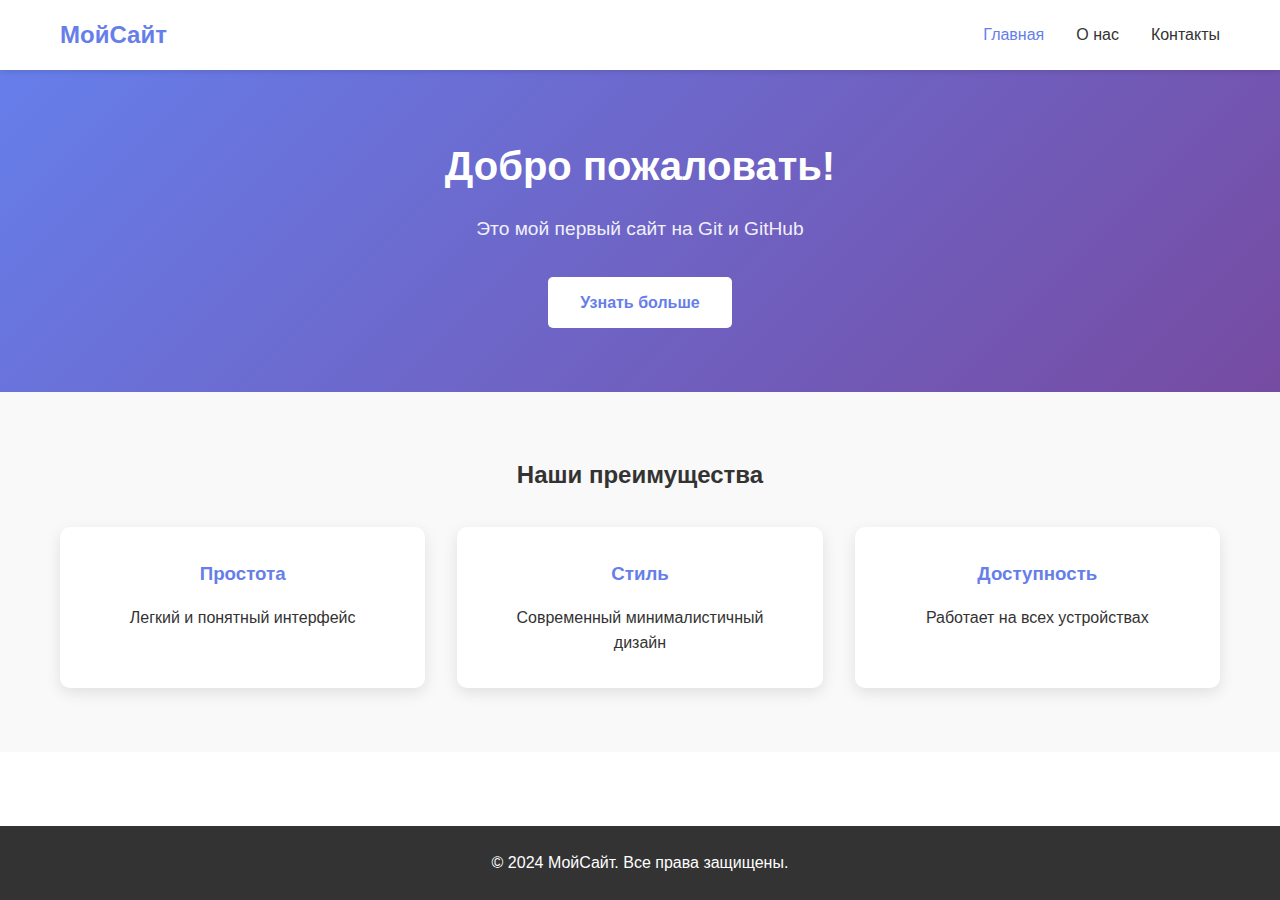
<file: index.html>
<!DOCTYPE html>
<html lang="ru">
<head>
    <meta charset="UTF-8">
    <meta name="viewport" content="width=device-width, initial-scale=1.0">
    <title>Мой простой сайт</title>
    <link rel="stylesheet" href="style.css">
</head>
<body>
    <header>
        <div class="container">
            <h1 class="logo">МойСайт</h1>
            <nav>
                <ul>
                    <li><a href="index.html" class="active">Главная</a></li>
                    <li><a href="about.html">О нас</a></li>
                    <li><a href="contact.html">Контакты</a></li>
                </ul>
            </nav>
        </div>
    </header>

    <main>
        <section class="hero">
            <div class="container">
                <h2>Добро пожаловать!</h2>
                <p>Это мой первый сайт на Git и GitHub</p>
                <a href="about.html" class="btn">Узнать больше</a>
            </div>
        </section>

        <section class="features">
            <div class="container">
                <h2>Наши преимущества</h2>
                <div class="features-grid">
                    <div class="feature-card">
                        <h3>Простота</h3>
                        <p>Легкий и понятный интерфейс</p>
                    </div>
                    <div class="feature-card">
                        <h3>Стиль</h3>
                        <p>Современный минималистичный дизайн</p>
                    </div>
                    <div class="feature-card">
                        <h3>Доступность</h3>
                        <p>Работает на всех устройствах</p>
                    </div>
                </div>
            </div>
        </section>
    </main>

    <footer>
        <div class="container">
            <p>&copy; 2024 МойСайт. Все права защищены.</p>
        </div>
    </footer>
</body>
</html>
</file>
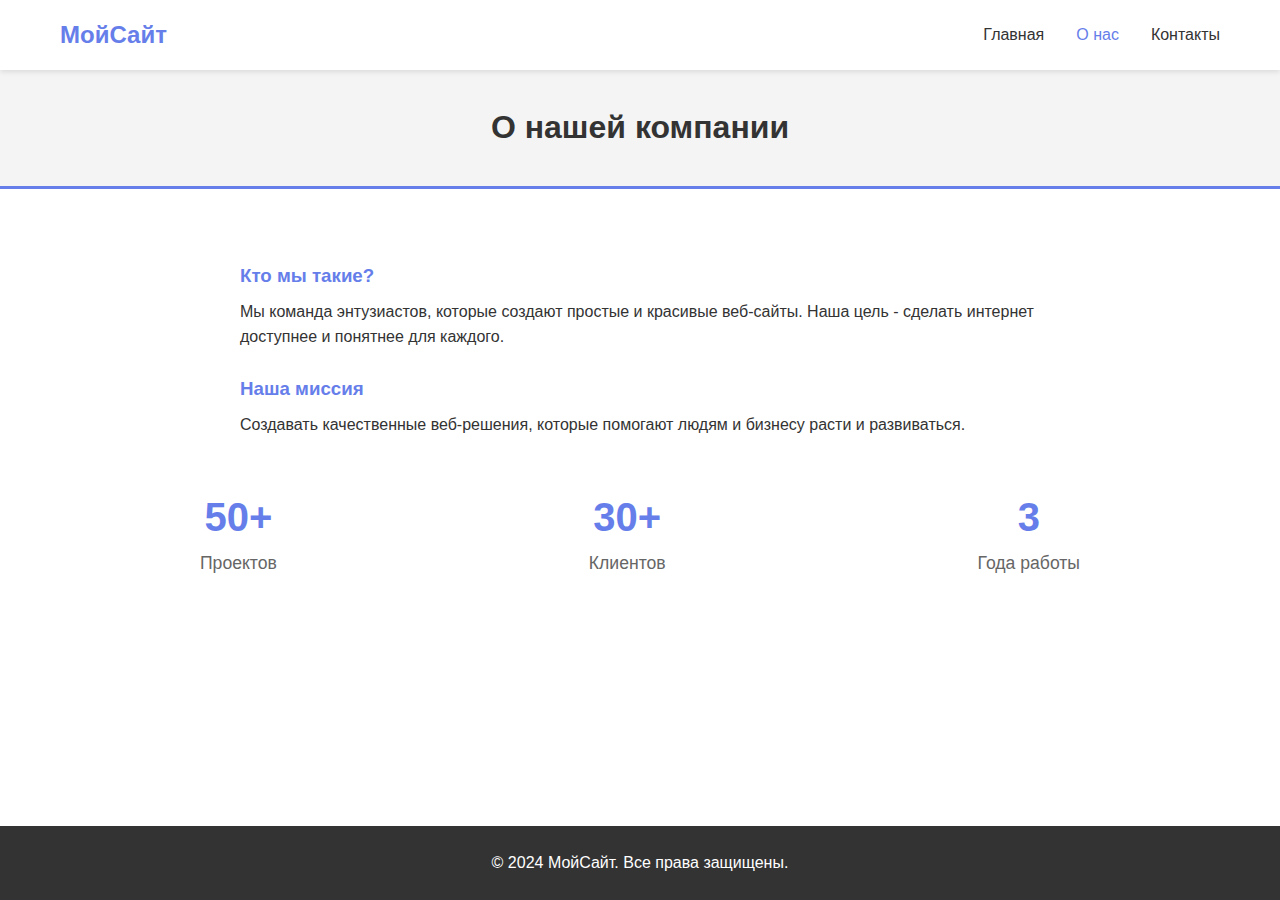
<file: about.html>
<!DOCTYPE html>
<html lang="ru">
<head>
    <meta charset="UTF-8">
    <meta name="viewport" content="width=device-width, initial-scale=1.0">
    <title>О нас - Мой простой сайт</title>
    <link rel="stylesheet" href="style.css">
</head>
<body>
    <header>
        <div class="container">
            <h1 class="logo">МойСайт</h1>
            <nav>
                <ul>
                    <li><a href="index.html">Главная</a></li>
                    <li><a href="about.html" class="active">О нас</a></li>
                    <li><a href="contact.html">Контакты</a></li>
                </ul>
            </nav>
        </div>
    </header>

    <main>
        <section class="page-header">
            <div class="container">
                <h2>О нашей компании</h2>
            </div>
        </section>

        <section class="about-content">
            <div class="container">
                <div class="about-text">
                    <h3>Кто мы такие?</h3>
                    <p>Мы команда энтузиастов, которые создают простые и красивые веб-сайты. Наша цель - сделать интернет доступнее и понятнее для каждого.</p>
                    
                    <h3>Наша миссия</h3>
                    <p>Создавать качественные веб-решения, которые помогают людям и бизнесу расти и развиваться.</p>
                </div>
                
                <div class="stats">
                    <div class="stat-item">
                        <span class="stat-number">50+</span>
                        <span class="stat-label">Проектов</span>
                    </div>
                    <div class="stat-item">
                        <span class="stat-number">30+</span>
                        <span class="stat-label">Клиентов</span>
                    </div>
                    <div class="stat-item">
                        <span class="stat-number">3</span>
                        <span class="stat-label">Года работы</span>
                    </div>
                </div>
            </div>
        </section>
    </main>

    <footer>
        <div class="container">
            <p>&copy; 2024 МойСайт. Все права защищены.</p>
        </div>
    </footer>
</body>
</html>
</file>
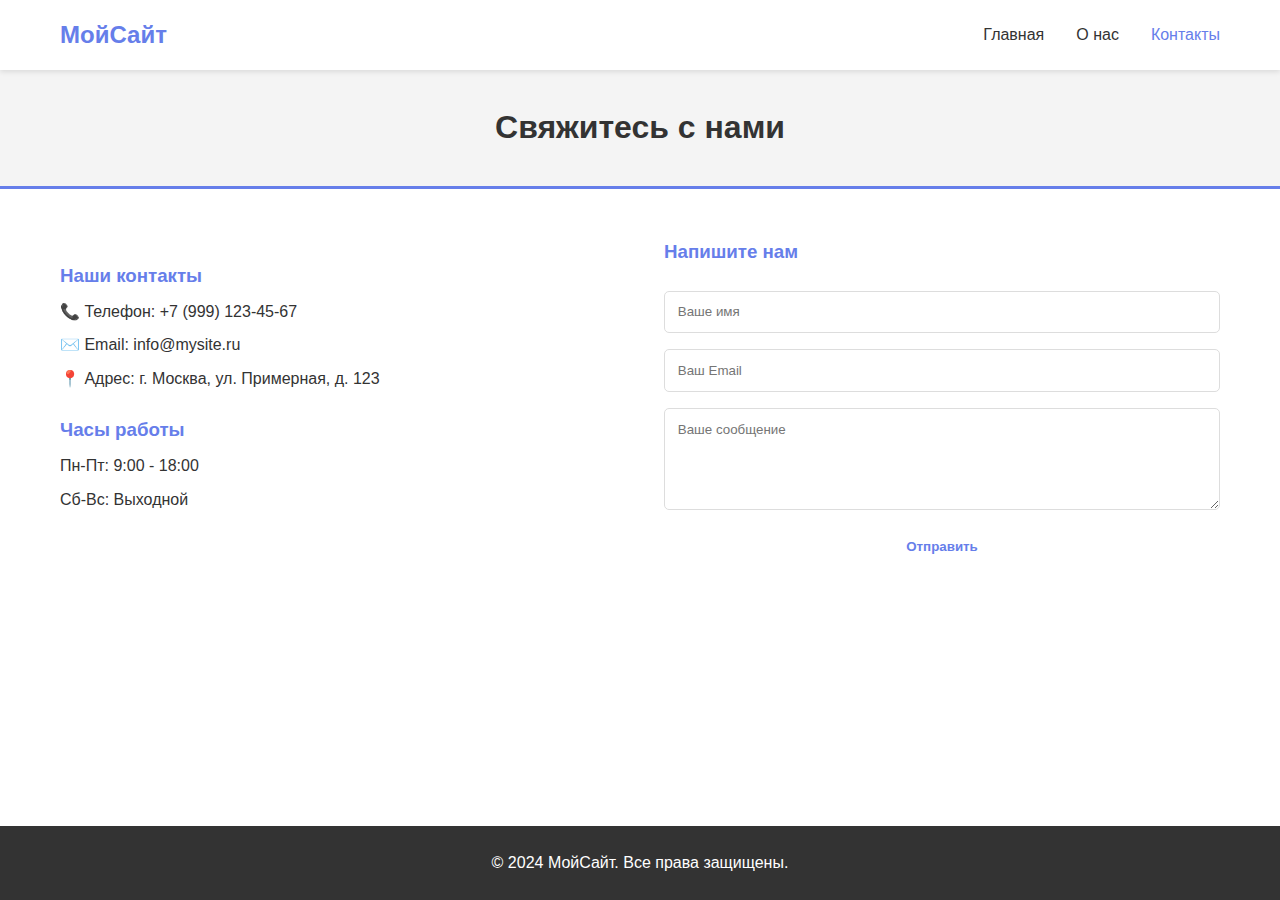
<file: contact.html>
<!DOCTYPE html>
<html lang="ru">
<head>
    <meta charset="UTF-8">
    <meta name="viewport" content="width=device-width, initial-scale=1.0">
    <title>Контакты - Мой простой сайт</title>
    <link rel="stylesheet" href="style.css">
</head>
<body>
    <header>
        <div class="container">
            <h1 class="logo">МойСайт</h1>
            <nav>
                <ul>
                    <li><a href="index.html">Главная</a></li>
                    <li><a href="about.html">О нас</a></li>
                    <li><a href="contact.html" class="active">Контакты</a></li>
                </ul>
            </nav>
        </div>
    </header>

    <main>
        <section class="page-header">
            <div class="container">
                <h2>Свяжитесь с нами</h2>
            </div>
        </section>

        <section class="contact-content">
            <div class="container">
                <div class="contact-info">
                    <h3>Наши контакты</h3>
                    <p>📞 Телефон: +7 (999) 123-45-67</p>
                    <p>✉️ Email: info@mysite.ru</p>
                    <p>📍 Адрес: г. Москва, ул. Примерная, д. 123</p>
                    
                    <h3>Часы работы</h3>
                    <p>Пн-Пт: 9:00 - 18:00</p>
                    <p>Сб-Вс: Выходной</p>
                </div>

                <div class="contact-form">
                    <h3>Напишите нам</h3>
                    <form>
                        <input type="text" placeholder="Ваше имя" required>
                        <input type="email" placeholder="Ваш Email" required>
                        <textarea placeholder="Ваше сообщение" rows="5" required></textarea>
                        <button type="submit" class="btn">Отправить</button>
                    </form>
                </div>
            </div>
        </section>
    </main>

    <footer>
        <div class="container">
            <p>&copy; 2024 МойСайт. Все права защищены.</p>
        </div>
    </footer>
</body>
</html>
</file>
<file: style.css>
/* Общие стили */
* {
    margin: 0;
    padding: 0;
    box-sizing: border-box;
}

body {
    font-family: -apple-system, BlinkMacSystemFont, 'Segoe UI', Roboto, Oxygen, Ubuntu, sans-serif;
    line-height: 1.6;
    color: #333;
    min-height: 100vh;
    display: flex;
    flex-direction: column;
}

.container {
    max-width: 1200px;
    margin: 0 auto;
    padding: 0 20px;
}

/* Шапка */
header {
    background: #fff;
    box-shadow: 0 2px 5px rgba(0,0,0,0.1);
    position: sticky;
    top: 0;
    z-index: 100;
}

header .container {
    display: flex;
    justify-content: space-between;
    align-items: center;
    padding: 1rem 20px;
}

.logo {
    font-size: 1.5rem;
    color: #667eea;
    font-weight: bold;
}

nav ul {
    display: flex;
    list-style: none;
    gap: 2rem;
}

nav a {
    text-decoration: none;
    color: #333;
    font-weight: 500;
    transition: color 0.3s;
}

nav a:hover,
nav a.active {
    color: #667eea;
}

/* Главный контент */
main {
    flex: 1;
}

/* Hero секция */
.hero {
    background: linear-gradient(135deg, #667eea 0%, #764ba2 100%);
    color: white;
    text-align: center;
    padding: 4rem 0;
}

.hero h2 {
    font-size: 2.5rem;
    margin-bottom: 1rem;
}

.hero p {
    font-size: 1.2rem;
    margin-bottom: 2rem;
    opacity: 0.9;
}

/* Кнопки */
.btn {
    display: inline-block;
    background: white;
    color: #667eea;
    padding: 0.8rem 2rem;
    border-radius: 5px;
    text-decoration: none;
    font-weight: 600;
    transition: transform 0.3s, box-shadow 0.3s;
}

.btn:hover {
    transform: translateY(-2px);
    box-shadow: 0 5px 15px rgba(0,0,0,0.2);
}

/* Секция особенностей */
.features {
    padding: 4rem 0;
    background: #f9f9f9;
}

.features h2 {
    text-align: center;
    margin-bottom: 2rem;
    color: #333;
}

.features-grid {
    display: grid;
    grid-template-columns: repeat(auto-fit, minmax(250px, 1fr));
    gap: 2rem;
}

.feature-card {
    background: white;
    padding: 2rem;
    border-radius: 10px;
    text-align: center;
    box-shadow: 0 5px 15px rgba(0,0,0,0.1);
    transition: transform 0.3s;
}

.feature-card:hover {
    transform: translateY(-5px);
}

.feature-card h3 {
    color: #667eea;
    margin-bottom: 1rem;
}

/* Заголовки страниц */
.page-header {
    background: #f4f4f4;
    padding: 2rem 0;
    text-align: center;
    border-bottom: 3px solid #667eea;
}

.page-header h2 {
    color: #333;
    font-size: 2rem;
}

/* Страница "О нас" */
.about-content {
    padding: 3rem 0;
}

.about-text {
    max-width: 800px;
    margin: 0 auto 3rem;
}

.about-text h3 {
    color: #667eea;
    margin: 1.5rem 0 0.5rem;
}

.stats {
    display: flex;
    justify-content: space-around;
    flex-wrap: wrap;
    gap: 2rem;
    text-align: center;
}

.stat-number {
    display: block;
    font-size: 2.5rem;
    font-weight: bold;
    color: #667eea;
}

.stat-label {
    color: #666;
    font-size: 1.1rem;
}

/* Страница контактов */
.contact-content .container {
    display: grid;
    grid-template-columns: 1fr 1fr;
    gap: 3rem;
    padding: 3rem 20px;
}

.contact-info h3 {
    color: #667eea;
    margin: 1.5rem 0 0.5rem;
}

.contact-info p {
    margin: 0.5rem 0;
}

.contact-form h3 {
    color: #667eea;
    margin-bottom: 1.5rem;
}

.contact-form form {
    display: flex;
    flex-direction: column;
    gap: 1rem;
}

.contact-form input,
.contact-form textarea {
    padding: 0.8rem;
    border: 1px solid #ddd;
    border-radius: 5px;
    font-family: inherit;
}

.contact-form input:focus,
.contact-form textarea:focus {
    outline: none;
    border-color: #667eea;
}

.contact-form button {
    border: none;
    cursor: pointer;
}

/* Подвал */
footer {
    background: #333;
    color: white;
    text-align: center;
    padding: 1.5rem 0;
    margin-top: auto;
}

/* Адаптивность */
@media (max-width: 768px) {
    header .container {
        flex-direction: column;
        gap: 1rem;
    }
    
    nav ul {
        gap: 1rem;
    }
    
    .hero h2 {
        font-size: 2rem;
    }
    
    .contact-content .container {
        grid-template-columns: 1fr;
    }
    
    .stats {
        flex-direction: column;
        gap: 1rem;
    }
}
</file>
